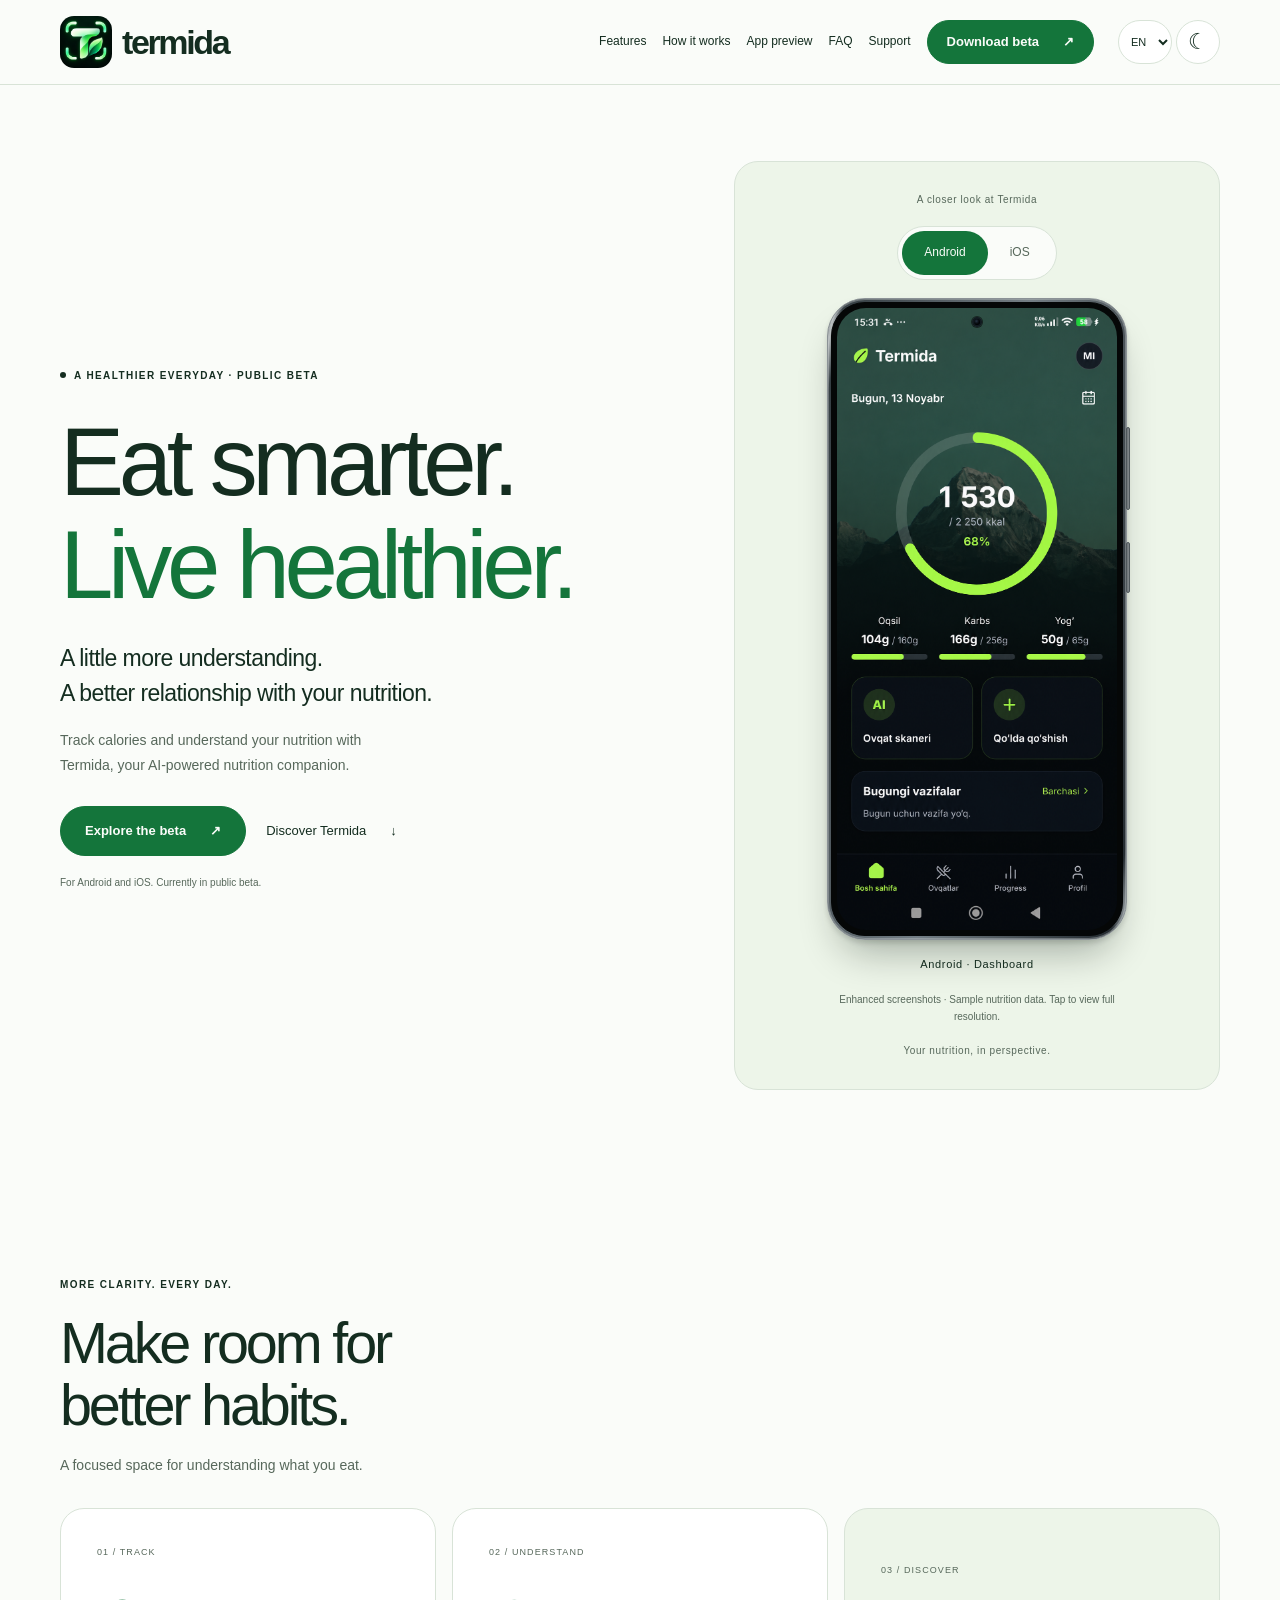
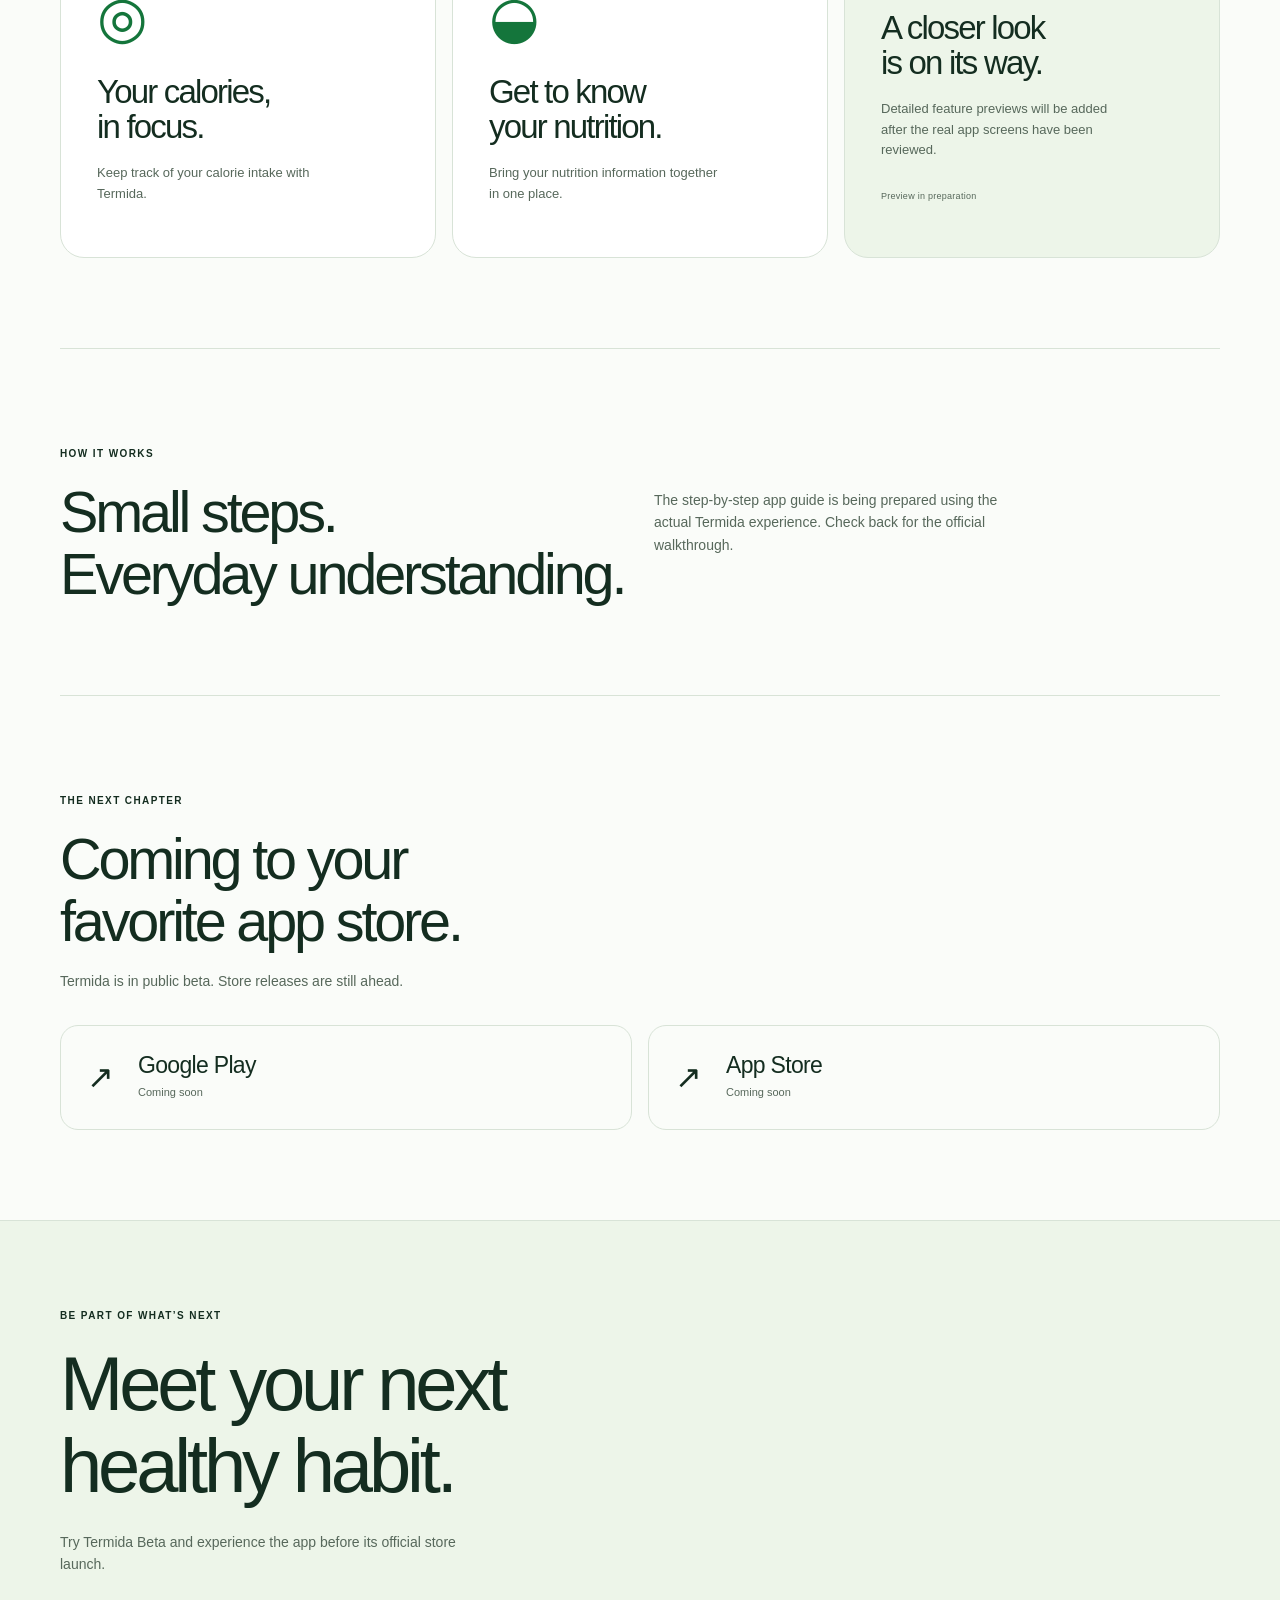
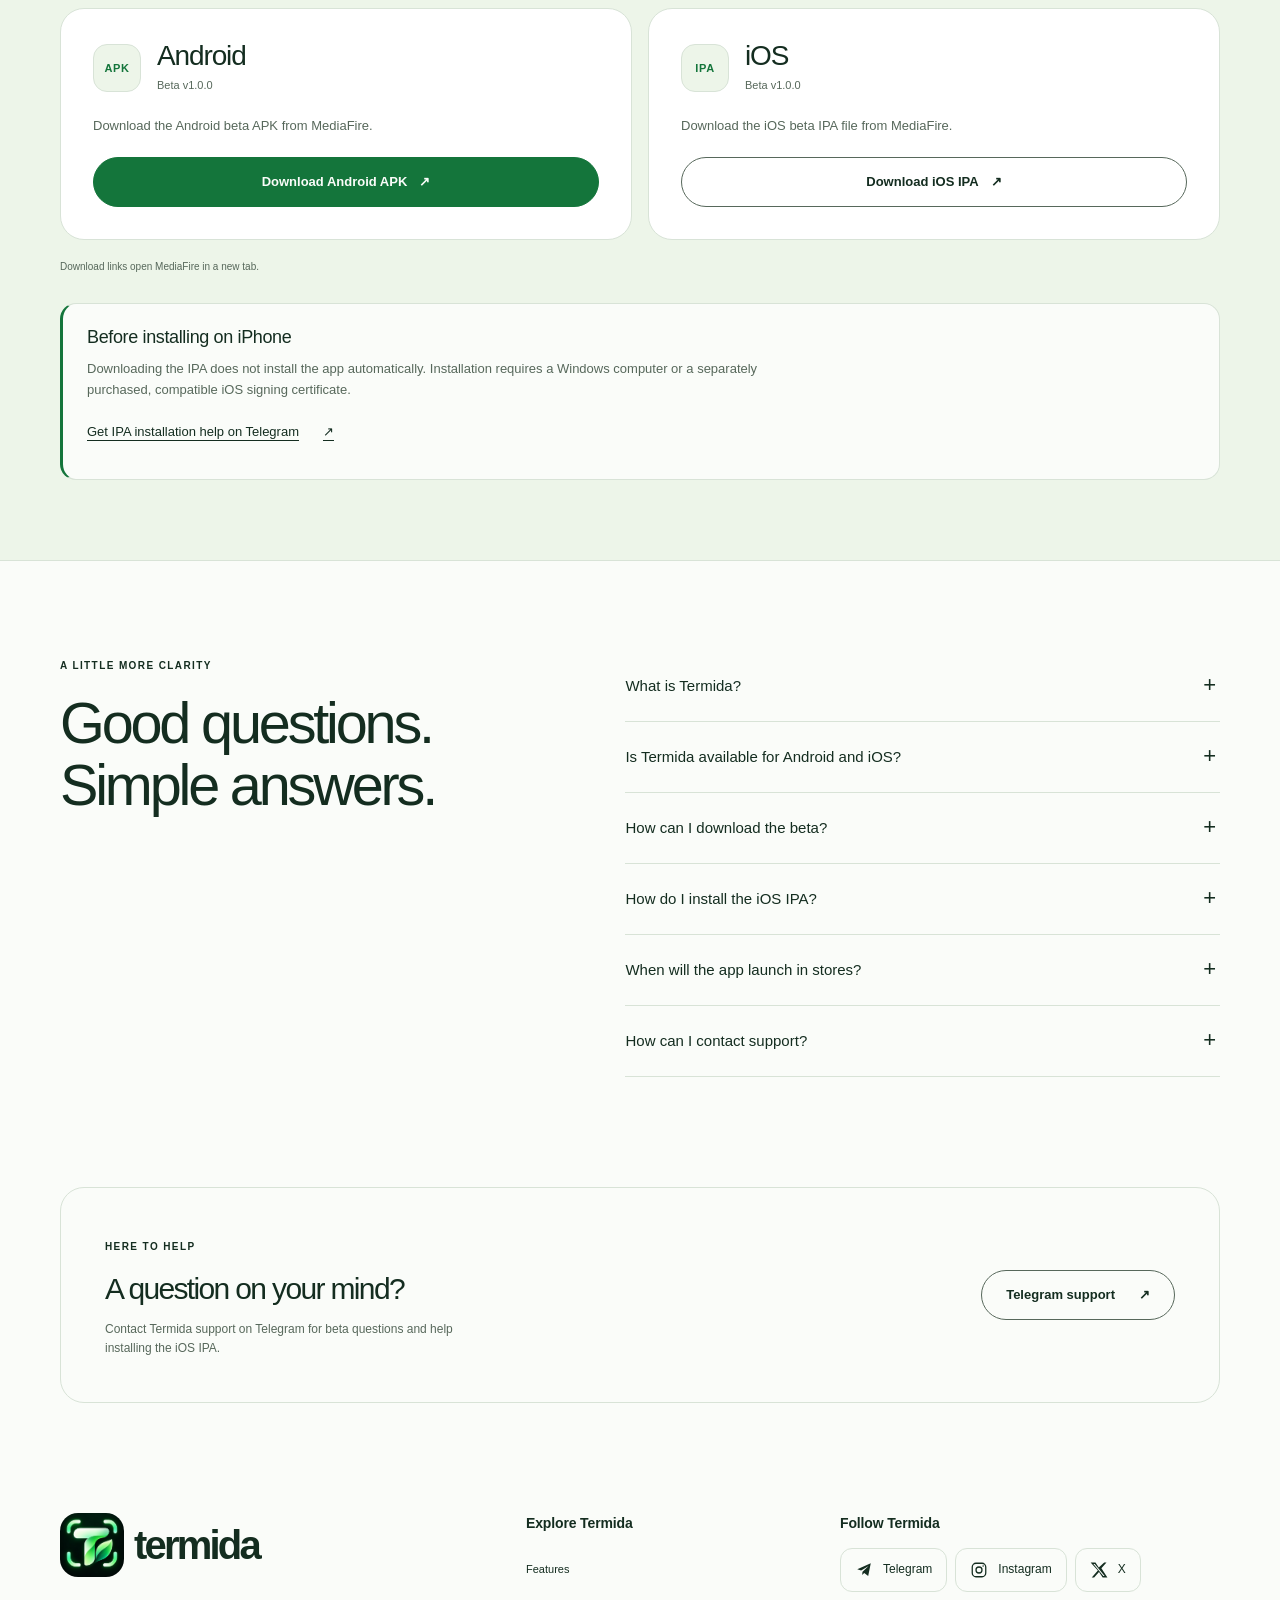
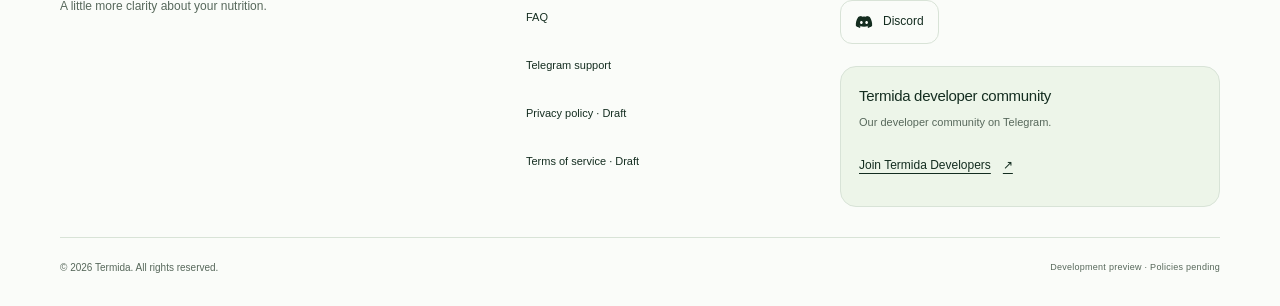
<file: index.html>
<!doctype html>
<html lang="en">
<head>
  <meta charset="utf-8">
  <meta name="viewport" content="width=device-width, initial-scale=1, viewport-fit=cover">
  <title>Termida — Eat smarter. Live healthier.</title>
  <meta name="description" content="Meet Termida, an AI-powered calorie tracking and nutrition management app for Android and iOS. Currently in public beta.">
  <meta name="theme-color" content="#fafaf8">
  <link rel="canonical" href="https://termida.uz/">
  <meta property="og:type" content="website">
  <meta property="og:title" content="Termida — Eat smarter. Live healthier.">
  <meta property="og:description" content="Calorie tracking and nutrition management. Discover Termida public beta.">
  <meta property="og:url" content="https://termida.uz/">
  <meta name="twitter:card" content="summary">
  <link rel="icon" href="assets/images/termida-logo.jpg" type="image/jpeg">
  <script src="js/preferences.js"></script>
  <link rel="stylesheet" href="css/style.css">
  <link rel="stylesheet" href="css/preferences.css">
  <script src="js/i18n.js" defer></script>
  <script src="js/main.js" defer></script>
</head>
<body>
  <a class="skip-link" href="#main">Skip to content</a>
  <header class="header">
    <div class="container nav-shell">
      <a class="wordmark" href="#" aria-label="Termida home" data-i18n-label="Termida home"><img src="assets/images/termida-logo.jpg" width="52" height="52" alt="">termida</a>
      <div class="preferences" aria-label="Site preferences" data-i18n-label="Site preferences">
        <label class="sr-only" for="language">Language</label>
        <select id="language" aria-label="Language" data-i18n-label="Language"><option value="en">EN</option><option value="uz">UZ</option><option value="ru">RU</option></select>
        <button class="theme-toggle" type="button" aria-label="Use dark theme" aria-pressed="false"><span aria-hidden="true">◐</span></button>
      </div>
      <button class="menu-toggle" aria-expanded="false" aria-controls="navigation" aria-label="Open navigation"><span></span><span></span></button>
      <nav id="navigation" aria-label="Main navigation" data-i18n-label="Main navigation">
        <a href="#features">Features</a><a href="#how-it-works">How it works</a><a href="#preview">App preview</a><a href="#faq">FAQ</a><a href="https://t.me/twinstack_support" target="_blank" rel="noopener noreferrer">Support</a><a class="button button-small" href="#download">Download beta <span aria-hidden="true">↗</span></a>
      </nav>
    </div>
  </header>
  <main id="main">
    <section class="hero container" aria-labelledby="hero-title">
      <div class="hero-copy">
        <span class="eyebrow"><span class="status-dot"></span> A healthier everyday · Public beta</span>
        <h1 id="hero-title">Eat smarter.<br><span>Live healthier.</span></h1>
        <p class="lead">A little more understanding.<br>A better relationship with your nutrition.</p>
        <p class="intro">Track calories and understand your nutrition with Termida, your AI-powered nutrition companion.</p>
        <div class="actions"><a class="button" href="#download">Explore the beta <span aria-hidden="true">↗</span></a><a class="text-link" href="#features">Discover Termida <span aria-hidden="true">↓</span></a></div>
        <p class="fine-print">For Android and iOS. Currently in public beta.</p>
      </div>
      <div class="product-stage" id="preview">
        <span class="stage-label">A closer look at Termida</span>
        <div class="platform-switch" role="group" aria-label="Preview platform" data-i18n-label="Preview platform">
          <button type="button" class="platform-button" data-platform="android" aria-controls="android-preview" aria-pressed="true">Android</button>
          <button type="button" class="platform-button" data-platform="ios" aria-controls="ios-preview" aria-pressed="false">iOS</button>
        </div>
        <div class="device-previews">
          <figure class="device-preview" id="android-preview">
            <div class="device-shell device-shell-android">
              <span class="device-button device-volume" aria-hidden="true"></span>
              <span class="device-button device-power" aria-hidden="true"></span>
              <a class="device-frame" href="assets/screenshots/android-dashboard-edited.png" target="_blank" rel="noopener noreferrer" aria-label="Open Android preview at full resolution" data-i18n-label="Open Android preview at full resolution">
              <img src="assets/screenshots/android-dashboard-edited.png" width="842" height="1869" alt="Termida Android dashboard with sample calorie and nutrition progress" data-i18n-alt="Termida Android dashboard with sample calorie and nutrition progress" fetchpriority="high" decoding="async">
                <span class="device-camera" aria-hidden="true"></span>
              </a>
            </div>
            <figcaption>Android · Dashboard</figcaption>
          </figure>
          <figure class="device-preview" id="ios-preview" hidden>
            <div class="device-shell device-shell-ios">
              <span class="device-button device-action" aria-hidden="true"></span>
              <span class="device-button device-volume" aria-hidden="true"></span>
              <span class="device-button device-volume-down" aria-hidden="true"></span>
              <span class="device-button device-power" aria-hidden="true"></span>
              <a class="device-frame" href="assets/screenshots/ios-dashboard-edited.png" target="_blank" rel="noopener noreferrer" aria-label="Open iOS preview at full resolution" data-i18n-label="Open iOS preview at full resolution">
              <img src="assets/screenshots/ios-dashboard-edited.png" width="813" height="1934" alt="Termida iOS dashboard with sample calorie and nutrition progress" data-i18n-alt="Termida iOS dashboard with sample calorie and nutrition progress" loading="lazy" decoding="async">
                <span class="device-island" aria-hidden="true"></span>
                <span class="device-home-indicator" aria-hidden="true"></span>
              </a>
            </div>
            <figcaption>iOS · Dashboard</figcaption>
          </figure>
        </div>
        <p class="preview-disclosure">Enhanced screenshots · Sample nutrition data. Tap to view full resolution.</p>
        <span class="stage-caption">Your nutrition, in perspective.</span>
      </div>
    </section>
    <section class="section container" id="features" aria-labelledby="features-title">
      <div class="section-heading"><span class="eyebrow">More clarity. Every day.</span><h2 id="features-title">Make room for<br>better habits.</h2><p>A focused space for understanding what you eat.</p></div>
      <div class="feature-grid">
        <article class="feature-card"><span class="feature-number">01 / TRACK</span><span class="feature-symbol" aria-hidden="true">◎</span><h3>Your calories,<br>in focus.</h3><p>Keep track of your calorie intake with Termida.</p></article>
        <article class="feature-card"><span class="feature-number">02 / UNDERSTAND</span><span class="feature-symbol" aria-hidden="true">◒</span><h3>Get to know<br>your nutrition.</h3><p>Bring your nutrition information together in one place.</p></article>
        <article class="feature-card feature-note"><span class="feature-number">03 / DISCOVER</span><h3>A closer look<br>is on its way.</h3><p>Detailed feature previews will be added after the real app screens have been reviewed.</p><span class="development-tag">Preview in preparation</span></article>
      </div>
    </section>
    <section class="section container process" id="how-it-works"><div><span class="eyebrow">How it works</span><h2>Small steps.<br>Everyday understanding.</h2></div><p>The step-by-step app guide is being prepared using the actual Termida experience. Check back for the official walkthrough.</p></section>
    <section class="section availability container" aria-labelledby="availability-title"><div class="section-heading"><span class="eyebrow">The next chapter</span><h2 id="availability-title">Coming to your<br>favorite app store.</h2><p>Termida is in public beta. Store releases are still ahead.</p></div><div class="store-grid"><div class="store-card"><span aria-hidden="true">↗</span><div><h3>Google Play</h3><p>Coming soon</p></div></div><div class="store-card"><span aria-hidden="true">↗</span><div><h3>App Store</h3><p>Coming soon</p></div></div></div></section>
    <section class="download-section" id="download" aria-labelledby="download-title">
      <div class="container download-inner">
        <span class="eyebrow">Be part of what’s next</span>
        <h2 id="download-title">Meet your next<br>healthy habit.</h2>
        <p>Try Termida Beta and experience the app before its official store launch.</p>
        <div class="beta-grid">
          <article class="beta-card">
            <div class="beta-card-heading"><span class="file-badge" aria-hidden="true">APK</span><div><h3>Android</h3><span class="beta-version">Beta v1.0.0</span></div></div>
            <p>Download the Android beta APK from MediaFire.</p>
            <a class="button" href="https://www.mediafire.com/file/m0vxn70sjnbh76v/Termida-Beta-v1.0.0.apk/file" target="_blank" rel="noopener noreferrer"><span>Download Android APK</span><span aria-hidden="true">↗</span></a>
          </article>
          <article class="beta-card">
            <div class="beta-card-heading"><span class="file-badge" aria-hidden="true">IPA</span><div><h3>iOS</h3><span class="beta-version">Beta v1.0.0</span></div></div>
            <p>Download the iOS beta IPA file from MediaFire.</p>
            <a class="button button-outline" href="https://www.mediafire.com/file/wden28tkg04azs9/Termida-Beta-v1.0.0.ipa/file" target="_blank" rel="noopener noreferrer" aria-describedby="ios-installation-note"><span>Download iOS IPA</span><span aria-hidden="true">↗</span></a>
          </article>
        </div>
        <p class="fine-print">Download links open MediaFire in a new tab.</p>
        <aside class="installation-note" aria-labelledby="ios-installation-title">
          <h3 id="ios-installation-title">Before installing on iPhone</h3>
          <p id="ios-installation-note">Downloading the IPA does not install the app automatically. Installation requires a Windows computer or a separately purchased, compatible iOS signing certificate.</p>
          <a class="text-link" href="https://t.me/twinstack_support" target="_blank" rel="noopener noreferrer"><span>Get IPA installation help on Telegram</span><span aria-hidden="true">↗</span></a>
        </aside>
      </div>
    </section>
    <section class="section container faq" id="faq"><div class="section-heading"><span class="eyebrow">A little more clarity</span><h2>Good questions.<br>Simple answers.</h2></div><div class="faq-list"><details><summary>What is Termida?</summary><p>Termida is an AI-powered calorie tracking and nutrition management mobile app, currently in public beta.</p></details><details><summary>Is Termida available for Android and iOS?</summary><p>Yes. The public beta is distributed as an Android APK and an iOS IPA through MediaFire. Google Play and App Store releases are coming soon.</p></details><details><summary>How can I download the beta?</summary><p>Choose your platform in the beta download section to open the APK or IPA download page on MediaFire.</p><a class="text-link" href="#download">Download beta <span aria-hidden="true">↓</span></a></details><details><summary>How do I install the iOS IPA?</summary><p>Downloading the IPA does not install the app automatically. Installation requires a Windows computer or a separately purchased, compatible iOS signing certificate.</p><a class="text-link" href="https://t.me/twinstack_support" target="_blank" rel="noopener noreferrer">Get IPA installation help on Telegram</a></details><details><summary>When will the app launch in stores?</summary><p>Google Play and App Store releases are coming soon. A launch date has not been announced on this website.</p></details><details><summary>How can I contact support?</summary><p>Contact Termida support on Telegram for beta questions and help installing the iOS IPA.</p><a class="text-link" href="https://t.me/twinstack_support" target="_blank" rel="noopener noreferrer">Telegram support</a></details></div></section>
    <section class="container support" id="support"><div><span class="eyebrow">Here to help</span><h2>A question on your mind?</h2><p>Contact Termida support on Telegram for beta questions and help installing the iOS IPA.</p></div><a class="button button-outline" href="https://t.me/twinstack_support" target="_blank" rel="noopener noreferrer">Telegram support <span aria-hidden="true">↗</span></a></section>
  </main>
  <footer class="container footer">
    <div class="footer-grid">
      <div class="footer-brand"><a class="wordmark" href="#" aria-label="Termida home" data-i18n-label="Termida home"><img src="assets/images/termida-logo.jpg" width="64" height="64" alt="">termida</a><p>A little more clarity about your nutrition.</p></div>
      <div class="footer-column">
        <h2>Explore Termida</h2>
        <div class="footer-links"><a href="#features">Features</a><a href="#faq">FAQ</a><a href="https://t.me/twinstack_support" target="_blank" rel="noopener noreferrer">Telegram support</a><a href="privacy.html">Privacy policy · Draft</a><a href="terms.html">Terms of service · Draft</a></div>
      </div>
      <div class="footer-column footer-connect">
        <h2>Follow Termida</h2>
        <ul class="social-links" aria-label="Termida social links" data-i18n-label="Termida social links">
          <li><a href="https://t.me/termida_uz" target="_blank" rel="noopener noreferrer"><svg viewBox="0 0 24 24" aria-hidden="true" fill="currentColor"><path d="m21 3-3.4 17-5.3-4-2.8 2.7.5-4.5 8.2-7.5-10 6.1L3 11z"/></svg><span>Telegram</span></a></li>
          <li><a href="https://www.instagram.com/termida_uz" target="_blank" rel="noopener noreferrer"><svg viewBox="0 0 24 24" aria-hidden="true" fill="none" stroke="currentColor" stroke-width="1.7"><rect x="3" y="3" width="18" height="18" rx="5"/><circle cx="12" cy="12" r="4"/><circle cx="17.5" cy="6.5" r="1" fill="currentColor" stroke="none"/></svg><span>Instagram</span></a></li>
          <li><a href="https://x.com/twinstackuz" target="_blank" rel="noopener noreferrer"><svg viewBox="0 0 24 24" aria-hidden="true" fill="currentColor"><path d="M18.9 2H22l-6.8 7.8L23.2 22h-6.3L12 14.6 5.5 22H2.3l8.2-9.5L.8 2h6.5l4.4 6.7L18.9 2Zm-1.1 18h1.7L6.3 3.9H4.5L17.8 20Z"/></svg><span>X</span></a></li>
          <li><a href="https://discord.gg/UuTFSURwRB" target="_blank" rel="noopener noreferrer"><svg viewBox="0 0 24 24" aria-hidden="true" fill="currentColor"><path d="M19.7 5.2A18 18 0 0 0 15.4 4l-.5 1a16 16 0 0 0-5.8 0l-.5-1a18 18 0 0 0-4.3 1.2C1.6 9.3.8 13.3 1.2 17.3a18 18 0 0 0 5.3 2.6l1.1-1.8-1.7-.8.4-.3c3.6 1.6 7.8 1.6 11.4 0l.4.3-1.7.8 1.1 1.8a18 18 0 0 0 5.3-2.6c.5-4.6-.9-8.6-3.1-12.1ZM8.5 14.8c-1 0-1.8-.9-1.8-2s.8-2 1.8-2 1.8.9 1.8 2-.8 2-1.8 2Zm7 0c-1 0-1.8-.9-1.8-2s.8-2 1.8-2 1.8.9 1.8 2-.8 2-1.8 2Z"/></svg><span>Discord</span></a></li>
        </ul>
        <div class="developer-community">
          <h3>Termida developer community</h3>
          <p>Our developer community on Telegram.</p>
          <a class="text-link" href="https://t.me/twinstackdev" target="_blank" rel="noopener noreferrer"><span>Join Termida Developers</span><span aria-hidden="true">↗</span></a>
        </div>
      </div>
    </div>
    <div class="footer-bottom"><span>© <span id="year">2026</span> Termida. <span>All rights reserved.</span></span><span class="development-tag">Development preview · Policies pending</span></div>
  </footer>
</body>
</html>
</file>
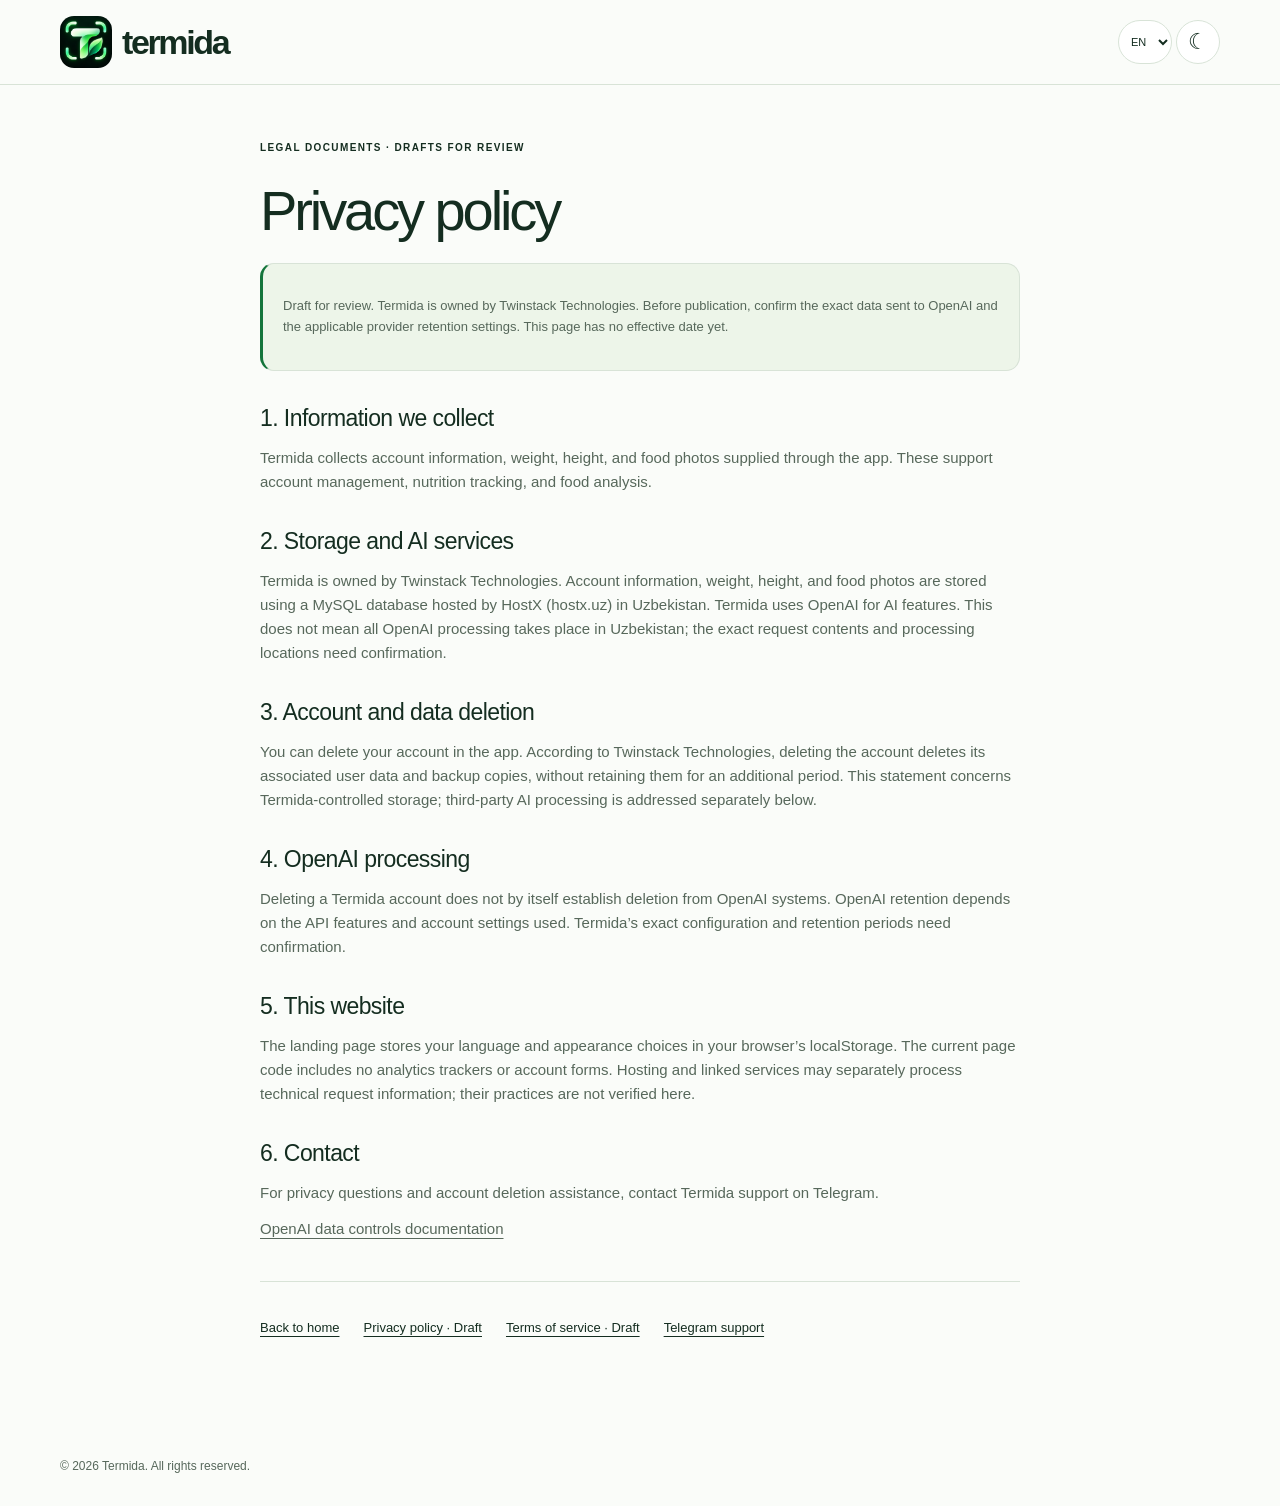
<file: privacy.html>
<!doctype html>
<html lang="en"><head><meta charset="utf-8"><meta name="viewport" content="width=device-width, initial-scale=1"><meta name="robots" content="noindex"><meta name="theme-color" content="#fafcf9"><title>Privacy policy — Termida</title><link rel="icon" href="assets/images/termida-logo.jpg" type="image/jpeg"><script src="js/preferences.js"></script><link rel="stylesheet" href="css/style.css"><link rel="stylesheet" href="css/preferences.css"><script src="js/i18n.js" defer></script></head><body><a class="skip-link" href="#main">Skip to content</a><header class="header"><div class="container nav-shell"><a class="wordmark" href="index.html" aria-label="Termida home" data-i18n-label="Termida home"><img src="assets/images/termida-logo.jpg" width="52" height="52" alt="">termida</a><div class="preferences" aria-label="Site preferences" data-i18n-label="Site preferences"><label class="sr-only" for="language">Language</label><select id="language" aria-label="Language" data-i18n-label="Language"><option value="en">EN</option><option value="uz">UZ</option><option value="ru">RU</option></select><button class="theme-toggle" type="button" aria-label="Use dark theme" aria-pressed="false"><span aria-hidden="true">◐</span></button></div></div></header><main id="main" class="legal-container"><span class="eyebrow">Legal documents · Drafts for review</span><article lang="en" data-legal-lang="en"><h1>Privacy policy</h1><aside class="legal-notice"><p>Draft for review. Termida is owned by Twinstack Technologies. Before publication, confirm the exact data sent to OpenAI and the applicable provider retention settings. This page has no effective date yet.</p></aside><section><h2>1. Information we collect</h2><p>Termida collects account information, weight, height, and food photos supplied through the app. These support account management, nutrition tracking, and food analysis.</p></section><section><h2>2. Storage and AI services</h2><p>Termida is owned by Twinstack Technologies. Account information, weight, height, and food photos are stored using a MySQL database hosted by HostX (hostx.uz) in Uzbekistan. Termida uses OpenAI for AI features. This does not mean all OpenAI processing takes place in Uzbekistan; the exact request contents and processing locations need confirmation.</p></section><section><h2>3. Account and data deletion</h2><p>You can delete your account in the app. According to Twinstack Technologies, deleting the account deletes its associated user data and backup copies, without retaining them for an additional period. This statement concerns Termida-controlled storage; third-party AI processing is addressed separately below.</p></section><section><h2>4. OpenAI processing</h2><p>Deleting a Termida account does not by itself establish deletion from OpenAI systems. OpenAI retention depends on the API features and account settings used. Termida’s exact configuration and retention periods need confirmation.</p></section><section><h2>5. This website</h2><p>The landing page stores your language and appearance choices in your browser’s localStorage. The current page code includes no analytics trackers or account forms. Hosting and linked services may separately process technical request information; their practices are not verified here.</p></section><section><h2>6. Contact</h2><p>For privacy questions and account deletion assistance, contact Termida support on Telegram.</p></section><p><a href="https://developers.openai.com/api/docs/guides/your-data" target="_blank" rel="noopener noreferrer">OpenAI data controls documentation</a></p></article><article lang="uz" data-legal-lang="uz" hidden><h1>Maxfiylik siyosati</h1><aside class="legal-notice"><p>Ko‘rib chiqish uchun loyiha. Termida Twinstack Technologies’ga tegishli. Nashrdan oldin OpenAI’ga yuboriladigan aniq ma’lumotlar va provayderdagi saqlash sozlamalari tasdiqlanishi kerak. Hujjat hali kuchga kirish sanasiga ega emas.</p></aside><section><h2>1. Yig‘iladigan ma’lumotlar</h2><p>Termida ilovada taqdim etilgan akkaunt ma’lumotlari, vazn, bo‘y va ovqat rasmlarini yig‘adi. Ular akkauntni boshqarish, ovqatlanishni kuzatish va ovqatni tahlil qilish uchun ishlatiladi.</p></section><section><h2>2. Saqlash va AI xizmatlari</h2><p>Termida Twinstack Technologies’ga tegishli. Akkaunt ma’lumotlari, vazn, bo‘y va ovqat rasmlari O‘zbekistondagi HostX (hostx.uz) hostingida MySQL bazasidan foydalangan holda saqlanadi. AI funksiyalari uchun OpenAI ishlatiladi. Bu OpenAI’dagi barcha qayta ishlash O‘zbekistonda bo‘lishini anglatmaydi; aniq so‘rov tarkibi va qayta ishlash hududlari tasdiqlanishi kerak.</p></section><section><h2>3. Akkaunt va ma’lumotlarni o‘chirish</h2><p>Akkauntingizni ilova ichida o‘chirishingiz mumkin. Twinstack Technologies tasdiqlagan tartibga ko‘ra, akkaunt bilan birga unga tegishli foydalanuvchi ma’lumotlari va zaxira nusxalari ham o‘chiriladi, qo‘shimcha muddat saqlab qolinmaydi. Bu Termida boshqaruvidagi saqlashga tegishli; uchinchi tomon AI orqali qayta ishlash quyida alohida yoritilgan.</p></section><section><h2>4. OpenAI orqali qayta ishlash</h2><p>Termida akkaunti o‘chirilishi OpenAI tizimlaridan ham o‘chirilganini anglatmaydi. OpenAI’da saqlash ishlatiladigan API funksiyalari va akkaunt sozlamalariga bog‘liq. Termida’ning aniq sozlamalari va saqlash muddatlari tasdiqlanishi kerak.</p></section><section><h2>5. Ushbu veb-sayt</h2><p>Sayt til va mavzu tanlovingizni brauzerning localStorage xotirasida saqlaydi. Hozirgi sahifa kodida analitika kuzatuvchilari va akkaunt shakllari yo‘q. Hosting va havola orqali ochiladigan xizmatlar texnik so‘rov ma’lumotlarini alohida qayta ishlashi mumkin; ularning amaliyotlari bu yerda tekshirilmagan.</p></section><section><h2>6. Murojaat</h2><p>Maxfiylik savollari va akkauntni o‘chirishda yordam uchun Telegram orqali Termida yordam xizmatiga murojaat qiling.</p></section><p><a href="https://developers.openai.com/api/docs/guides/your-data" target="_blank" rel="noopener noreferrer">OpenAI ma’lumotlar boshqaruvi hujjatlari</a></p></article><article lang="ru" data-legal-lang="ru" hidden><h1>Политика конфиденциальности</h1><aside class="legal-notice"><p>Проект для проверки. Termida принадлежит Twinstack Technologies. Перед публикацией нужно подтвердить точный состав данных, передаваемых OpenAI, и применимые настройки хранения у провайдера. Дата вступления в силу пока не установлена.</p></aside><section><h2>1. Собираемые данные</h2><p>Termida собирает предоставленные в приложении сведения об аккаунте, вес, рост и фотографии еды. Они используются для управления аккаунтом, учёта питания и анализа еды.</p></section><section><h2>2. Хранение и сервисы ИИ</h2><p>Termida принадлежит Twinstack Technologies. Сведения об аккаунте, вес, рост и фотографии еды хранятся с использованием базы MySQL на хостинге HostX (hostx.uz) в Узбекистане. Для функций ИИ используется OpenAI. Это не означает, что вся обработка OpenAI происходит в Узбекистане; состав запросов и регионы обработки требуют подтверждения.</p></section><section><h2>3. Удаление аккаунта и данных</h2><p>Вы можете удалить аккаунт в приложении. По подтверждённой информации Twinstack Technologies, вместе с аккаунтом удаляются связанные пользовательские данные и резервные копии без дополнительного периода хранения. Это относится к хранилищам под управлением Termida; сторонняя обработка ИИ описана отдельно ниже.</p></section><section><h2>4. Обработка в OpenAI</h2><p>Удаление аккаунта Termida само по себе не подтверждает удаление данных из систем OpenAI. Срок хранения OpenAI зависит от используемых функций API и настроек аккаунта. Точная конфигурация Termida и сроки хранения требуют подтверждения.</p></section><section><h2>5. Этот сайт</h2><p>Сайт сохраняет выбранный язык и тему в localStorage браузера. В текущем коде страницы нет аналитических трекеров или форм аккаунта. Хостинг и сервисы по внешним ссылкам могут отдельно обрабатывать технические сведения о запросах; их практики здесь не проверены.</p></section><section><h2>6. Обращения</h2><p>По вопросам конфиденциальности и помощи с удалением аккаунта обращайтесь в поддержку Termida в Telegram.</p></section><p><a href="https://developers.openai.com/api/docs/guides/your-data" target="_blank" rel="noopener noreferrer">Документация OpenAI об управлении данными</a></p></article><nav class="legal-nav" aria-label="Legal documents" data-i18n-label="Legal documents"><a href="index.html">Back to home</a><a href="privacy.html">Privacy policy · Draft</a><a href="terms.html">Terms of service · Draft</a><a href="https://t.me/twinstack_support" target="_blank" rel="noopener noreferrer">Telegram support</a></nav></main><footer class="container footer"><p>© 2026 Termida. <span>All rights reserved.</span></p></footer></body></html>
</file>
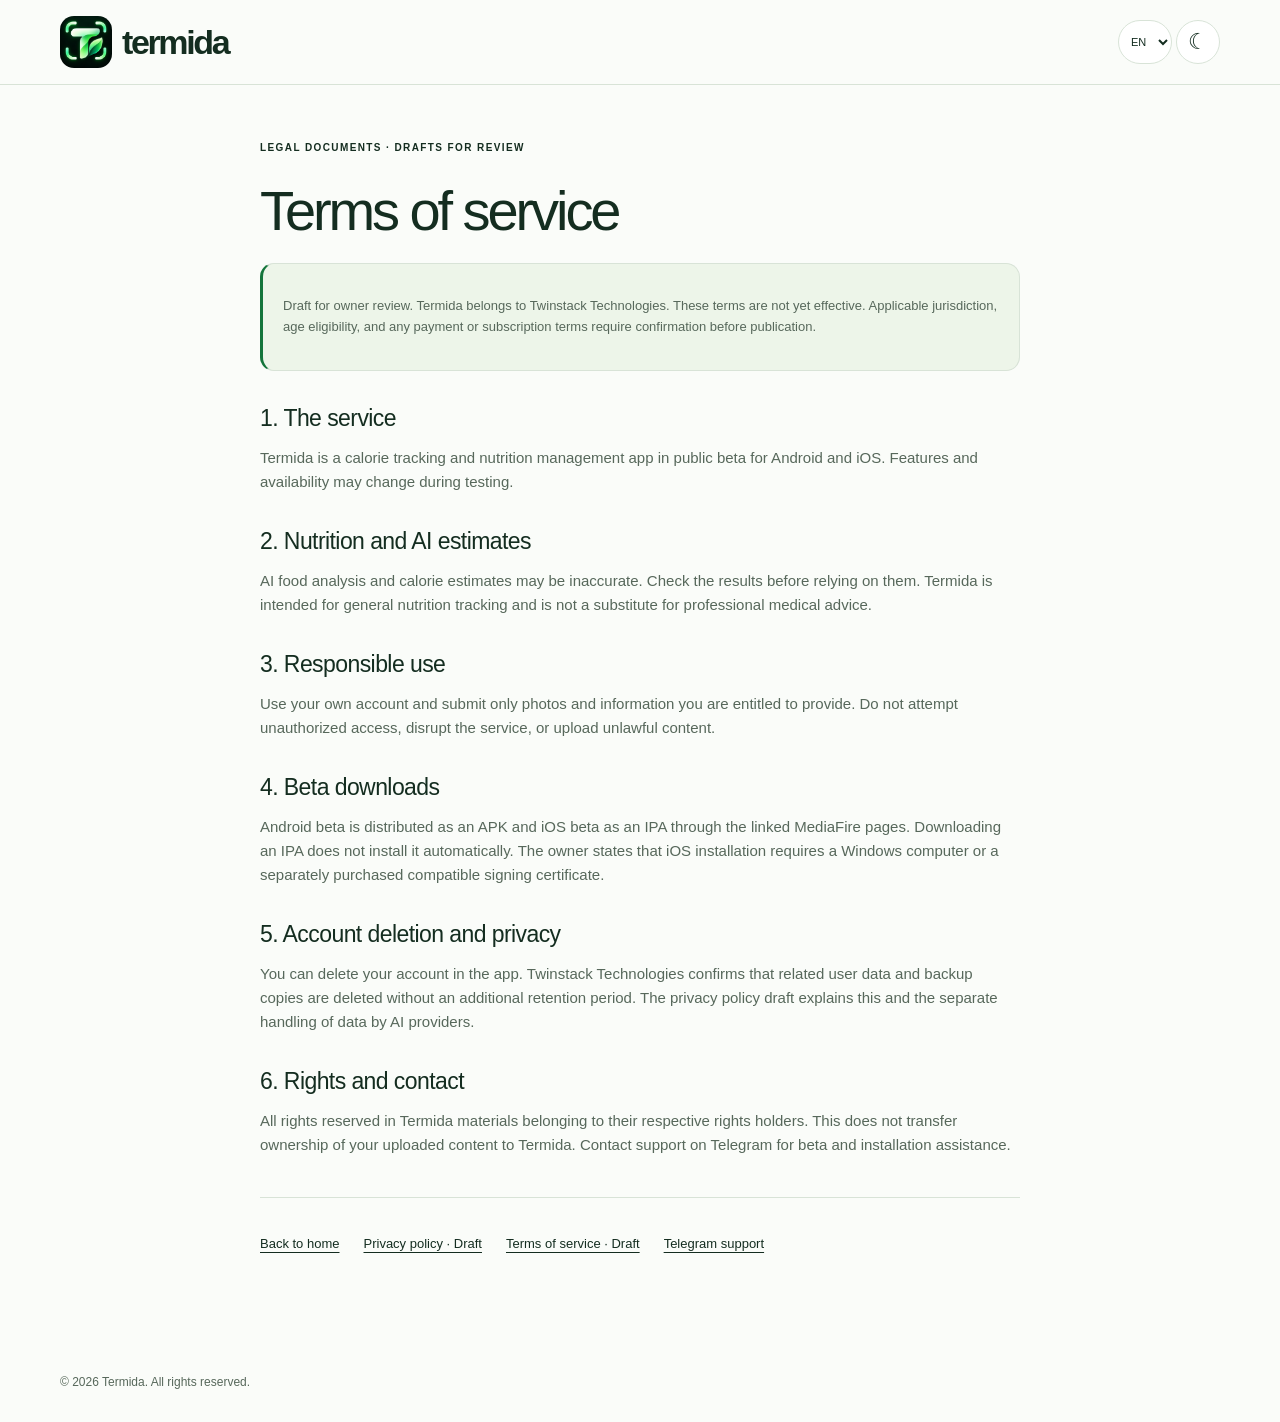
<file: terms.html>
<!doctype html>
<html lang="en"><head><meta charset="utf-8"><meta name="viewport" content="width=device-width, initial-scale=1"><meta name="robots" content="noindex"><meta name="theme-color" content="#fafcf9"><title>Terms of service — Termida</title><link rel="icon" href="assets/images/termida-logo.jpg" type="image/jpeg"><script src="js/preferences.js"></script><link rel="stylesheet" href="css/style.css"><link rel="stylesheet" href="css/preferences.css"><script src="js/i18n.js" defer></script></head><body><a class="skip-link" href="#main">Skip to content</a><header class="header"><div class="container nav-shell"><a class="wordmark" href="index.html" aria-label="Termida home" data-i18n-label="Termida home"><img src="assets/images/termida-logo.jpg" width="52" height="52" alt="">termida</a><div class="preferences" aria-label="Site preferences" data-i18n-label="Site preferences"><label class="sr-only" for="language">Language</label><select id="language" aria-label="Language" data-i18n-label="Language"><option value="en">EN</option><option value="uz">UZ</option><option value="ru">RU</option></select><button class="theme-toggle" type="button" aria-label="Use dark theme" aria-pressed="false"><span aria-hidden="true">◐</span></button></div></div></header><main id="main" class="legal-container"><span class="eyebrow">Legal documents · Drafts for review</span><article lang="en" data-legal-lang="en"><h1>Terms of service</h1><aside class="legal-notice"><p>Draft for owner review. Termida belongs to Twinstack Technologies. These terms are not yet effective. Applicable jurisdiction, age eligibility, and any payment or subscription terms require confirmation before publication.</p></aside><section><h2>1. The service</h2><p>Termida is a calorie tracking and nutrition management app in public beta for Android and iOS. Features and availability may change during testing.</p></section><section><h2>2. Nutrition and AI estimates</h2><p>AI food analysis and calorie estimates may be inaccurate. Check the results before relying on them. Termida is intended for general nutrition tracking and is not a substitute for professional medical advice.</p></section><section><h2>3. Responsible use</h2><p>Use your own account and submit only photos and information you are entitled to provide. Do not attempt unauthorized access, disrupt the service, or upload unlawful content.</p></section><section><h2>4. Beta downloads</h2><p>Android beta is distributed as an APK and iOS beta as an IPA through the linked MediaFire pages. Downloading an IPA does not install it automatically. The owner states that iOS installation requires a Windows computer or a separately purchased compatible signing certificate.</p></section><section><h2>5. Account deletion and privacy</h2><p>You can delete your account in the app. Twinstack Technologies confirms that related user data and backup copies are deleted without an additional retention period. The privacy policy draft explains this and the separate handling of data by AI providers.</p></section><section><h2>6. Rights and contact</h2><p>All rights reserved in Termida materials belonging to their respective rights holders. This does not transfer ownership of your uploaded content to Termida. Contact support on Telegram for beta and installation assistance.</p></section></article><article lang="uz" data-legal-lang="uz" hidden><h1>Foydalanish shartlari</h1><aside class="legal-notice"><p>Egasi ko‘rib chiqishi uchun loyiha. Termida Twinstack Technologies’ga tegishli. Ushbu shartlar hali kuchga kirmagan. Qo‘llanadigan yurisdiksiya, yosh talablari va to‘lov yoki obuna shartlari nashrdan oldin tasdiqlanishi kerak.</p></aside><section><h2>1. Xizmat haqida</h2><p>Termida — Android va iOS uchun ochiq beta sinovidagi kaloriya hisobi va ovqatlanishni boshqarish ilovasi. Sinov davomida imkoniyatlar va mavjudlik o‘zgarishi mumkin.</p></section><section><h2>2. Ovqatlanish va AI hisoblari</h2><p>AI orqali ovqat tahlili va kaloriya hisoblari xato bo‘lishi mumkin. Natijalarga tayanishdan oldin ularni tekshiring. Termida umumiy ovqatlanish kuzatuvi uchun mo‘ljallangan va mutaxassisning tibbiy maslahati o‘rnini bosmaydi.</p></section><section><h2>3. Mas’uliyatli foydalanish</h2><p>O‘z akkauntingizdan foydalaning va faqat taqdim etishga huquqingiz bo‘lgan rasm hamda ma’lumotlarni yuboring. Ruxsatsiz kirish, xizmatga xalaqit berish yoki noqonuniy kontent yuklashga urinmang.</p></section><section><h2>4. Beta fayllarini yuklab olish</h2><p>Android beta APK, iOS beta esa IPA shaklida ko‘rsatilgan MediaFire sahifalari orqali tarqatiladi. IPA yuklab olinishi uni avtomatik o‘rnatmaydi. Egasi bergan ma’lumotga ko‘ra, iOS’ga o‘rnatish uchun Windows kompyuter yoki alohida sotib olingan mos imzolash sertifikati kerak.</p></section><section><h2>5. Akkauntni o‘chirish va maxfiylik</h2><p>Akkauntingizni ilovada o‘chirishingiz mumkin. Twinstack Technologies tegishli foydalanuvchi ma’lumotlari va zaxira nusxalari qo‘shimcha saqlash muddatisiz o‘chirilishini tasdiqlagan. Maxfiylik siyosati loyihasida bu tartib va AI provayderlarining alohida ma’lumot qayta ishlashi yoritilgan.</p></section><section><h2>6. Huquqlar va murojaat</h2><p>Termida materiallariga bo‘lgan barcha huquqlar ularning tegishli huquq egalarida saqlanadi. Bu siz yuklagan kontentga egalikni Termida’ga o‘tkazmaydi. Beta va o‘rnatish bo‘yicha yordam uchun Telegram orqali murojaat qiling.</p></section></article><article lang="ru" data-legal-lang="ru" hidden><h1>Условия использования</h1><aside class="legal-notice"><p>Проект для проверки владельцем. Termida принадлежит Twinstack Technologies. Эти условия ещё не вступили в силу. Перед публикацией нужно подтвердить применимую юрисдикцию, возрастные ограничения и условия оплаты или подписки.</p></aside><section><h2>1. О сервисе</h2><p>Termida — приложение для подсчёта калорий и управления питанием в открытом бета-тестировании на Android и iOS. Возможности и доступность могут меняться в ходе тестирования.</p></section><section><h2>2. Оценки питания и ИИ</h2><p>Анализ еды с помощью ИИ и оценки калорий могут быть неточными. Проверяйте результаты, прежде чем на них полагаться. Termida предназначена для общего учёта питания и не заменяет профессиональную медицинскую консультацию.</p></section><section><h2>3. Ответственное использование</h2><p>Используйте свой аккаунт и отправляйте только фотографии и информацию, которые вы вправе предоставлять. Не пытайтесь получить несанкционированный доступ, нарушить работу сервиса или загрузить незаконный контент.</p></section><section><h2>4. Загрузка бета-версии</h2><p>Бета-версия Android распространяется как APK, а iOS — как IPA через указанные страницы MediaFire. Скачивание IPA не устанавливает его автоматически. По информации владельца, для установки на iOS нужен компьютер Windows или отдельно приобретённый совместимый сертификат подписи.</p></section><section><h2>5. Удаление аккаунта и конфиденциальность</h2><p>Вы можете удалить аккаунт в приложении. Twinstack Technologies подтверждает удаление связанных пользовательских данных и резервных копий без дополнительного срока хранения. Проект политики конфиденциальности описывает этот порядок и отдельную обработку у провайдеров ИИ.</p></section><section><h2>6. Права и обращения</h2><p>Все права на материалы Termida сохраняются за соответствующими правообладателями. Это не передаёт Termida право собственности на загруженный вами контент. За помощью с бета-версией и установкой обращайтесь в Telegram.</p></section></article><nav class="legal-nav" aria-label="Legal documents" data-i18n-label="Legal documents"><a href="index.html">Back to home</a><a href="privacy.html">Privacy policy · Draft</a><a href="terms.html">Terms of service · Draft</a><a href="https://t.me/twinstack_support" target="_blank" rel="noopener noreferrer">Telegram support</a></nav></main><footer class="container footer"><p>© 2026 Termida. <span>All rights reserved.</span></p></footer></body></html>
</file>
<file: css/style.css>
:root{--paper:#fafaf8;--surface:#fff;--ink:#242923;--muted:#646960;--line:#dedfd8;--soft:#eeeee8;--radius:24px;--container:1160px}*{box-sizing:border-box}html{scroll-behavior:smooth;scroll-padding-top:100px}body{margin:0;background:var(--paper);color:var(--ink);font-family:Arial,Helvetica,sans-serif;-webkit-font-smoothing:antialiased;line-height:1.6}a{color:inherit;text-decoration:none}button{font:inherit}button,a,summary{-webkit-tap-highlight-color:transparent}button:disabled{cursor:not-allowed;opacity:.6}a:focus-visible,button:focus-visible,summary:focus-visible{outline:3px solid currentColor;outline-offset:5px}h1,h2,h3,p{margin:0}h1,h2,h3{font-weight:500;line-height:1.08;letter-spacing:-.055em}p{color:var(--muted)}.container{width:min(var(--container),calc(100% - 40px));margin-inline:auto}.skip-link{position:fixed;left:16px;top:-100px;background:white;padding:12px;z-index:100}.skip-link:focus{top:10px}.header{position:sticky;top:0;z-index:10;background:rgba(250,250,248,.97);border-bottom:1px solid var(--line)}.nav-shell{min-height:84px;display:flex;align-items:center;justify-content:space-between;gap:24px}.wordmark{font-size:31px;font-weight:700;letter-spacing:-.07em;display:inline-flex;align-items:center;gap:12px}.brand-note{font-size:9px;letter-spacing:.02em;font-weight:400;color:var(--muted);max-width:40px;line-height:1.2}nav{display:none;gap:24px;align-items:center;font-size:12px}nav a:not(.button){padding-block:12px}nav a:hover,.text-link:hover{text-decoration:underline;text-underline-offset:5px}.menu-toggle{width:44px;height:44px;border:1px solid var(--line);background:transparent;border-radius:50%;display:grid;place-content:center;gap:5px}.menu-toggle span{width:17px;height:1px;background:var(--ink);transition:transform .2s}.menu-toggle[aria-expanded=true] span:first-child{transform:translateY(3px) rotate(45deg)}.menu-toggle[aria-expanded=true] span:last-child{transform:translateY(-3px) rotate(-45deg)}nav.is-open{display:flex;position:absolute;left:0;right:0;top:100%;padding:24px;background:var(--paper);border-bottom:1px solid var(--line);flex-direction:column;max-height:calc(100dvh - 84px);overflow:auto}.button{min-height:48px;display:inline-flex;align-items:center;justify-content:center;gap:24px;padding:14px 24px;border-radius:100px;background:var(--ink);color:white;border:1px solid var(--ink);font-size:13px;font-weight:600;transition:transform .2s,background .2s;text-align:center;line-height:1.5}.button:not(:disabled):hover{transform:translateY(-2px);background:#42483f}.button-small{min-height:44px;padding:11px 19px}.button-outline{background:transparent;color:var(--ink);border-color:#aeb2a8}.text-link{min-height:44px;display:inline-flex;gap:24px;align-items:center;font-size:13px}.hero{display:grid;gap:40px;padding-block:48px 60px}.eyebrow{display:inline-flex;align-items:center;gap:8px;font-size:10px;font-weight:600;text-transform:uppercase;letter-spacing:.14em;line-height:1.5}.status-dot{width:6px;height:6px;background:currentColor;border-radius:50%}h1{font-size:clamp(48px,7.7vw,96px);margin:24px 0}h1 span{color:#777d72}.lead{font-size:clamp(18px,2vw,23px);color:var(--ink);line-height:1.5;letter-spacing:-.025em}.intro{font-size:14px;max-width:340px;margin-top:18px;line-height:1.8}.actions{display:flex;flex-wrap:wrap;align-items:center;gap:16px;margin-top:28px}.fine-print{font-size:10px;line-height:1.7;margin-top:18px;max-width:440px}.product-stage{min-width:0;border:1px solid var(--line);background:var(--soft);border-radius:var(--radius);padding:25px;display:flex;flex-direction:column;align-items:center;gap:24px}.stage-label,.stage-caption{font-size:10px;letter-spacing:.06em;color:var(--muted)}.asset-placeholder{width:min(100%,260px);aspect-ratio:9/17;border:1px dashed #aeb2a8;border-radius:30px;display:flex;flex-direction:column;justify-content:center;align-items:center;text-align:center;padding:24px;gap:14px;background:var(--paper)}.placeholder-mark{font-family:Georgia,serif;font-size:64px;color:#94998d}.asset-placeholder p{font-size:13px;color:var(--ink)}.asset-placeholder small{font-size:10px;color:var(--muted);line-height:1.7}.section{padding-block:60px}.section-heading{margin-bottom:32px}.section-heading h2,h2{font-size:clamp(34px,4.5vw,58px);margin-top:16px}.section-heading p{margin-top:18px;font-size:14px}.feature-grid{display:grid;gap:16px}.feature-card{background:var(--surface);border:1px solid var(--line);border-radius:var(--radius);padding:28px;display:flex;flex-direction:column;align-items:flex-start;min-width:0}.feature-number{font-size:9px;letter-spacing:.12em;color:var(--muted)}.feature-symbol{font-size:58px;line-height:1;margin:28px 0}.feature-card h3{font-size:30px}.feature-card p{margin-top:18px;font-size:13px;max-width:235px}.feature-note{background:var(--soft);justify-content:center}.feature-note h3{margin-top:32px}.development-tag{font-size:9px;letter-spacing:.03em;color:var(--muted)}.feature-note .development-tag{margin-top:28px}.process{border-block:1px solid var(--line);display:grid;gap:28px}.process>p{font-size:14px;max-width:380px;align-self:center}.store-grid{display:grid;gap:16px}.store-card{display:flex;gap:24px;align-items:center;border:1px solid var(--line);border-radius:18px;padding:26px}.store-card>span{font-size:32px}.store-card h3{font-size:23px;letter-spacing:-.03em}.store-card p{font-size:11px;margin-top:6px}.download-section{background:var(--soft);padding-block:60px;border-block:1px solid var(--line)}.download-inner>p:not(.fine-print){font-size:14px;max-width:400px;margin-top:24px}.download-inner h2{font-size:clamp(40px,6vw,76px)}.faq-list details{border-bottom:1px solid var(--line)}summary{cursor:pointer;list-style:none;position:relative;padding:23px 32px 23px 0;font-size:15px;font-weight:500}summary::-webkit-details-marker{display:none}summary::after{content:'+';position:absolute;right:4px;font-size:22px;top:16px}details[open] summary::after{content:'−'}.faq-list details p{font-size:13px;padding:0 30px 24px 0;max-width:580px}.support{border:1px solid var(--line);border-radius:var(--radius);padding:30px;display:flex;flex-wrap:wrap;align-items:center;justify-content:space-between;gap:28px;margin-block:20px 60px}.support h2{font-size:30px}.support p{font-size:12px;margin-top:14px;max-width:380px}.footer{padding-block:30px}.footer p{font-size:12px;margin-top:12px}.footer-links{display:flex;flex-wrap:wrap;gap:8px 24px;font-size:11px;margin-top:30px}.footer-links a{min-height:44px;display:inline-flex;align-items:center}.footer-links>span{display:inline-flex;align-items:center;color:var(--muted)}.footer-bottom{border-top:1px solid var(--line);margin-top:30px;padding-top:22px;display:flex;flex-wrap:wrap;gap:12px;justify-content:space-between;font-size:10px;color:var(--muted)}@media(min-width:600px){.container{width:min(var(--container),calc(100% - 64px))}.hero{grid-template-columns:1.1fr .9fr;align-items:center;padding-block:70px}.feature-grid{grid-template-columns:repeat(3,minmax(0,1fr))}.feature-card{padding:24px}.feature-card h3{font-size:26px}.store-grid{grid-template-columns:1fr 1fr}.process{grid-template-columns:1fr 1fr}.product-stage{padding:22px 16px}.hero .actions{gap:20px}}@media(min-width:1000px){nav{display:flex}.menu-toggle{display:none}.hero{gap:80px;padding-block:76px 90px}.product-stage{padding:30px;gap:28px}.section{padding-block:90px}.feature-card{padding:36px;min-height:350px}.feature-card h3{font-size:33px}.faq{display:grid;grid-template-columns:1fr 1.2fr;gap:70px}.download-section{padding-block:80px}.support{padding:44px;margin-bottom:80px}}@media(max-width:359px){.actions{align-items:stretch;flex-direction:column}.actions .button{width:100%}.hero h1{font-size:45px}.eyebrow{font-size:9px}.container{width:calc(100% - 32px)}}@media(prefers-reduced-motion:reduce){html{scroll-behavior:auto}*,*::before,*::after{transition:none!important;animation:none!important}}
</file>
<file: css/preferences.css>
/* Brand colors taken from the supplied Termida logo. */
:root {
  color-scheme: light;
  --paper: #fafcf9;
  --surface: #fff;
  --ink: #142d20;
  --muted: #57685b;
  --line: #d8e3d7;
  --soft: #edf5e9;
  --accent: #14753b;
  --header: rgba(250, 252, 249, .97);
  --hover: #245c38;
}
:root[data-theme="dark"] {
  color-scheme: dark;
  --paper: #071a12;
  --surface: #10271c;
  --ink: #e5f6e8;
  --muted: #afc4b4;
  --line: #365443;
  --soft: #112b1e;
  --accent: #88eda5;
  --header: rgba(7, 26, 18, .97);
  --hover: #b1f9c5;
}
.header { background: var(--header); }
h1 span, .feature-symbol { color: var(--accent); }
.button { background: var(--accent); border-color: var(--accent); color: var(--paper); }
.button:not(:disabled):hover { background: var(--hover); }
.button-outline { background: transparent; border-color: var(--muted); color: var(--ink); }
.button-outline:not(:disabled):hover { background: var(--soft); }
.asset-placeholder { border-color: var(--muted); }
.placeholder-mark { color: var(--accent); }
.skip-link { background: var(--surface); }
.wordmark { flex-shrink: 0; gap: 10px; font-size: 34px; }
.wordmark img { width: 52px; height: 52px; border-radius: 14px; object-fit: contain; }
.footer-grid { display: grid; gap: 32px; }
.footer-brand .wordmark { font-size: 40px; }
.footer-brand .wordmark img { width: 64px; height: 64px; border-radius: 18px; }
.footer-brand p { max-width: 260px; }
.legal-container { width: min(760px, calc(100% - 40px)); margin-inline: auto; padding-block: 48px 64px; }
.legal-container h1 { font-size: clamp(34px, 5vw, 56px); line-height: 1.15; margin-block: 20px; }
.legal-container h2 { font-size: 23px; letter-spacing: -.025em; line-height: 1.35; margin: 32px 0 12px; }
.legal-container p { margin-block: 12px; font-size: 15px; overflow-wrap: anywhere; }
.legal-container a:not(.button) { text-decoration: underline; text-underline-offset: 4px; }
.legal-notice { padding: 20px; background: var(--soft); border: 1px solid var(--line); border-left: 3px solid var(--accent); border-radius: 14px; }
.legal-container .legal-notice p { font-size: 13px; }
.legal-nav { display: flex; gap: 12px 24px; flex-wrap: wrap; margin-top: 40px; padding-top: 24px; border-top: 1px solid var(--line); font-size: 13px; }
.legal-nav a { min-height: 44px; display: inline-flex; align-items: center; }
.footer-column { min-width: 0; }
.footer-column h2 { margin: 0 0 14px; font-size: 14px; line-height: 1.5; letter-spacing: -.01em; font-weight: 600; }
.footer-column .footer-links { margin: 0; flex-direction: column; align-items: flex-start; gap: 4px; }
.social-links { display: flex; flex-wrap: wrap; gap: 8px; margin: 0; padding: 0; list-style: none; }
.social-links:empty { display: none; }
.social-links a { display: inline-flex; align-items: center; gap: 10px; min-height: 44px; padding: 10px 14px; border: 1px solid var(--line); border-radius: 12px; font-size: 12px; }
.social-links a:hover { border-color: var(--accent); background: var(--soft); }
.social-links svg { width: 18px; height: 18px; flex-shrink: 0; }
.developer-community { margin-top: 22px; padding: 18px; border: 1px solid var(--line); border-radius: 16px; background: var(--soft); }
.developer-community h3 { font-size: 15px; line-height: 1.4; letter-spacing: -.02em; }
.developer-community p { margin-top: 8px; font-size: 11px; }
.developer-community .text-link { margin-top: 12px; font-size: 12px; gap: 12px; text-decoration: underline; text-underline-offset: 4px; }
@media (min-width: 600px) { .footer-grid { grid-template-columns: repeat(2, minmax(0, 1fr)); } .footer-connect { grid-column: 1 / -1; } }
@media (min-width: 1000px) { .footer-grid { grid-template-columns: 1.1fr .7fr 1fr; gap: 48px; } .footer-connect { grid-column: auto; } }
.preferences { display: flex; align-items: center; gap: 4px; margin-left: auto; }
.preferences select, .theme-toggle {
  font: inherit;
  color: var(--ink);
  background: var(--surface);
  border: 1px solid var(--line);
  border-radius: 50px;
  min-height: 44px;
  cursor: pointer;
}
.preferences select { font-size: 11px; padding: 0 8px; min-width: 54px; }
.theme-toggle { width: 44px; display: grid; place-items: center; font-size: 22px; }
.preferences select:focus-visible { outline: 3px solid var(--accent); outline-offset: 4px; }
.preferences select:hover, .theme-toggle:hover { border-color: var(--accent); }
.sr-only { position: absolute; width: 1px; height: 1px; padding: 0; margin: -1px; overflow: hidden; clip-path: inset(50%); white-space: nowrap; border: 0; }
.platform-switch { display: flex; padding: 4px; border: 1px solid var(--line); border-radius: 100px; background: var(--paper); max-width: 100%; }
.platform-button { min-height: 44px; padding: 10px 22px; border: 0; border-radius: 100px; color: var(--muted); background: transparent; font: inherit; font-size: 12px; cursor: pointer; }
.platform-button[aria-pressed="true"] { color: var(--paper); background: var(--accent); }
.device-previews { width: min(100%, 300px); }
.device-preview { margin: 0; }
.device-preview[hidden] { display: none; }
.device-shell {
  --chassis-radius: 38px;
  --screen-radius: 29px;
  position: relative;
  isolation: isolate;
  padding: 3px;
  border: 1px solid #8b9296;
  border-radius: var(--chassis-radius);
  background: linear-gradient(100deg, #30383c, #bbc0c2 2%, #353e43 4%, #747e84 49%, #242b30 96%, #a4acb0 99%, #454e53);
  box-shadow: inset 0 0 0 1px #c2c7c966, 0 3px 5px #00120822, 0 24px 40px -14px #00120855;
}
.device-shell-ios {
  --chassis-radius: 45px;
  --screen-radius: 36px;
  border-color: #96918a;
  background: linear-gradient(100deg, #79756e, #dedbd3 2%, #8e8980 4%, #bcb6ac 49%, #7d776e 96%, #dedbd3 99%, #77716a);
}
.device-frame {
  position: relative;
  display: block;
  padding: 5px;
  border: 1px solid #050707;
  border-radius: calc(var(--chassis-radius) - 4px);
  background: #050707;
}
.device-frame img { display: block; width: 100%; height: auto; border-radius: var(--screen-radius); }
.device-frame:focus-visible { outline-offset: 8px; }
.device-button {
  position: absolute;
  z-index: -1;
  width: 4px;
  border: 1px solid #4e565a;
  border-radius: 2px;
  background: linear-gradient(90deg, #343c40, #afb4b6, #4b5357);
  pointer-events: none;
}
.device-volume { right: -4px; top: 20%; height: 13%; }
.device-power { right: -4px; top: 38%; height: 8%; }
.device-shell-ios .device-button { border-color: #817b72; background: linear-gradient(90deg, #69645d, #d6d0c6, #817b72); }
.device-shell-ios .device-action { left: -4px; top: 15%; height: 4%; }
.device-shell-ios .device-volume { right: auto; left: -4px; top: 24%; height: 7%; }
.device-shell-ios .device-volume-down { left: -4px; top: 33%; height: 7%; }
.device-shell-ios .device-power { top: 28%; height: 12%; }
.device-camera, .device-island, .device-home-indicator { position: absolute; pointer-events: none; }
.device-camera {
  width: 3.4%; aspect-ratio: 1; top: 2.2%; left: 50%; transform: translateX(-50%);
  border: 2px solid #121a20; border-radius: 50%; background: radial-gradient(circle at 40% 35%, #263443 0, #0b1016 40%, #020405 65%);
  box-shadow: 0 0 0 1px #0008;
}
.device-island {
  width: 27%; height: 3%; top: 1.8%; left: 50%; transform: translateX(-50%);
  border: 1px solid #14191a; border-radius: 100px; background: #030505;
  box-shadow: inset 0 1px 1px #28303266;
}
.device-island::after { content: ''; position: absolute; right: 11%; top: 26%; height: 48%; aspect-ratio: 1; border-radius: 50%; background: radial-gradient(circle at 35% 35%, #1e2c44, #050a10 65%); }
.device-home-indicator { width: 33%; height: 3px; bottom: 2%; left: 50%; transform: translateX(-50%); border-radius: 4px; background: #f4f6f7; }
.device-preview figcaption { text-align: center; margin-top: 16px; color: var(--ink); font-size: 11px; letter-spacing: .06em; }
.preview-disclosure { max-width: 290px; text-align: center; font-size: 10px; line-height: 1.7; }
.product-stage { gap: 18px; }
.beta-grid { display: grid; gap: 16px; margin-top: 32px; }
.beta-card { min-width: 0; display: flex; flex-direction: column; gap: 20px; padding: clamp(20px, 3vw, 32px); border: 1px solid var(--line); border-radius: var(--radius); background: var(--surface); }
.beta-card-heading { display: flex; align-items: center; gap: 16px; }
.beta-card h3 { font-size: 28px; letter-spacing: -.04em; }
.beta-version { font-size: 11px; color: var(--muted); }
.file-badge { display: grid; place-items: center; width: 48px; height: 48px; border: 1px solid var(--line); border-radius: 14px; background: var(--soft); color: var(--accent); font-size: 11px; font-weight: 700; letter-spacing: .06em; flex-shrink: 0; }
.beta-card p { font-size: 13px; }
.beta-card .button { width: 100%; margin-top: auto; gap: 12px; }
.installation-note { margin-top: 28px; padding: 24px; border: 1px solid var(--line); border-left: 3px solid var(--accent); border-radius: 16px; background: var(--paper); }
.installation-note h3 { font-size: 18px; letter-spacing: -.02em; }
.installation-note p { margin-top: 12px; font-size: 13px; max-width: 690px; }
.installation-note .text-link { margin-top: 10px; text-decoration: underline; text-underline-offset: 4px; }
.faq-list details .text-link { margin-bottom: 20px; }
@media (min-width: 600px) { .beta-grid { grid-template-columns: repeat(2, minmax(0, 1fr)); } }
@media (max-width: 599px) { .product-stage { padding-inline: 16px; } }
.nav-shell { gap: 8px; }
h1, h2, h3, p, summary, .button, .eyebrow { overflow-wrap: anywhere; }
html[lang="ru"] h1 { font-size: clamp(38px, 5.4vw, 72px); }
html[lang="uz"] h1 { font-size: clamp(40px, 5.8vw, 76px); }
html[lang="ru"] .download-inner h2, html[lang="uz"] .download-inner h2 { font-size: clamp(36px, 5vw, 64px); }
@media (min-width: 1000px) {
  .preferences { order: 3; margin-left: 8px; }
  nav { gap: 16px; margin-left: auto; }
  .nav-shell { gap: 16px; }
  html[lang="ru"] nav, html[lang="uz"] nav { gap: 12px; font-size: 11px; }
  html[lang="ru"] .button-small, html[lang="uz"] .button-small { padding-inline: 12px; }
}
@media (min-width: 1000px) and (max-width: 1199px) {
  .nav-shell { flex-wrap: wrap; padding-block: 12px; }
  nav { order: 4; flex-basis: 100%; justify-content: space-between; }
  .preferences { margin-left: auto; }
  html { scroll-padding-top: 150px; }
}
@media (max-width: 359px) {
  .wordmark { font-size: 26px; gap: 6px; }
  .wordmark img { width: 44px; height: 44px; border-radius: 12px; }
  .preferences { gap: 4px; }
  .nav-shell { gap: 6px; }
}
</file>
